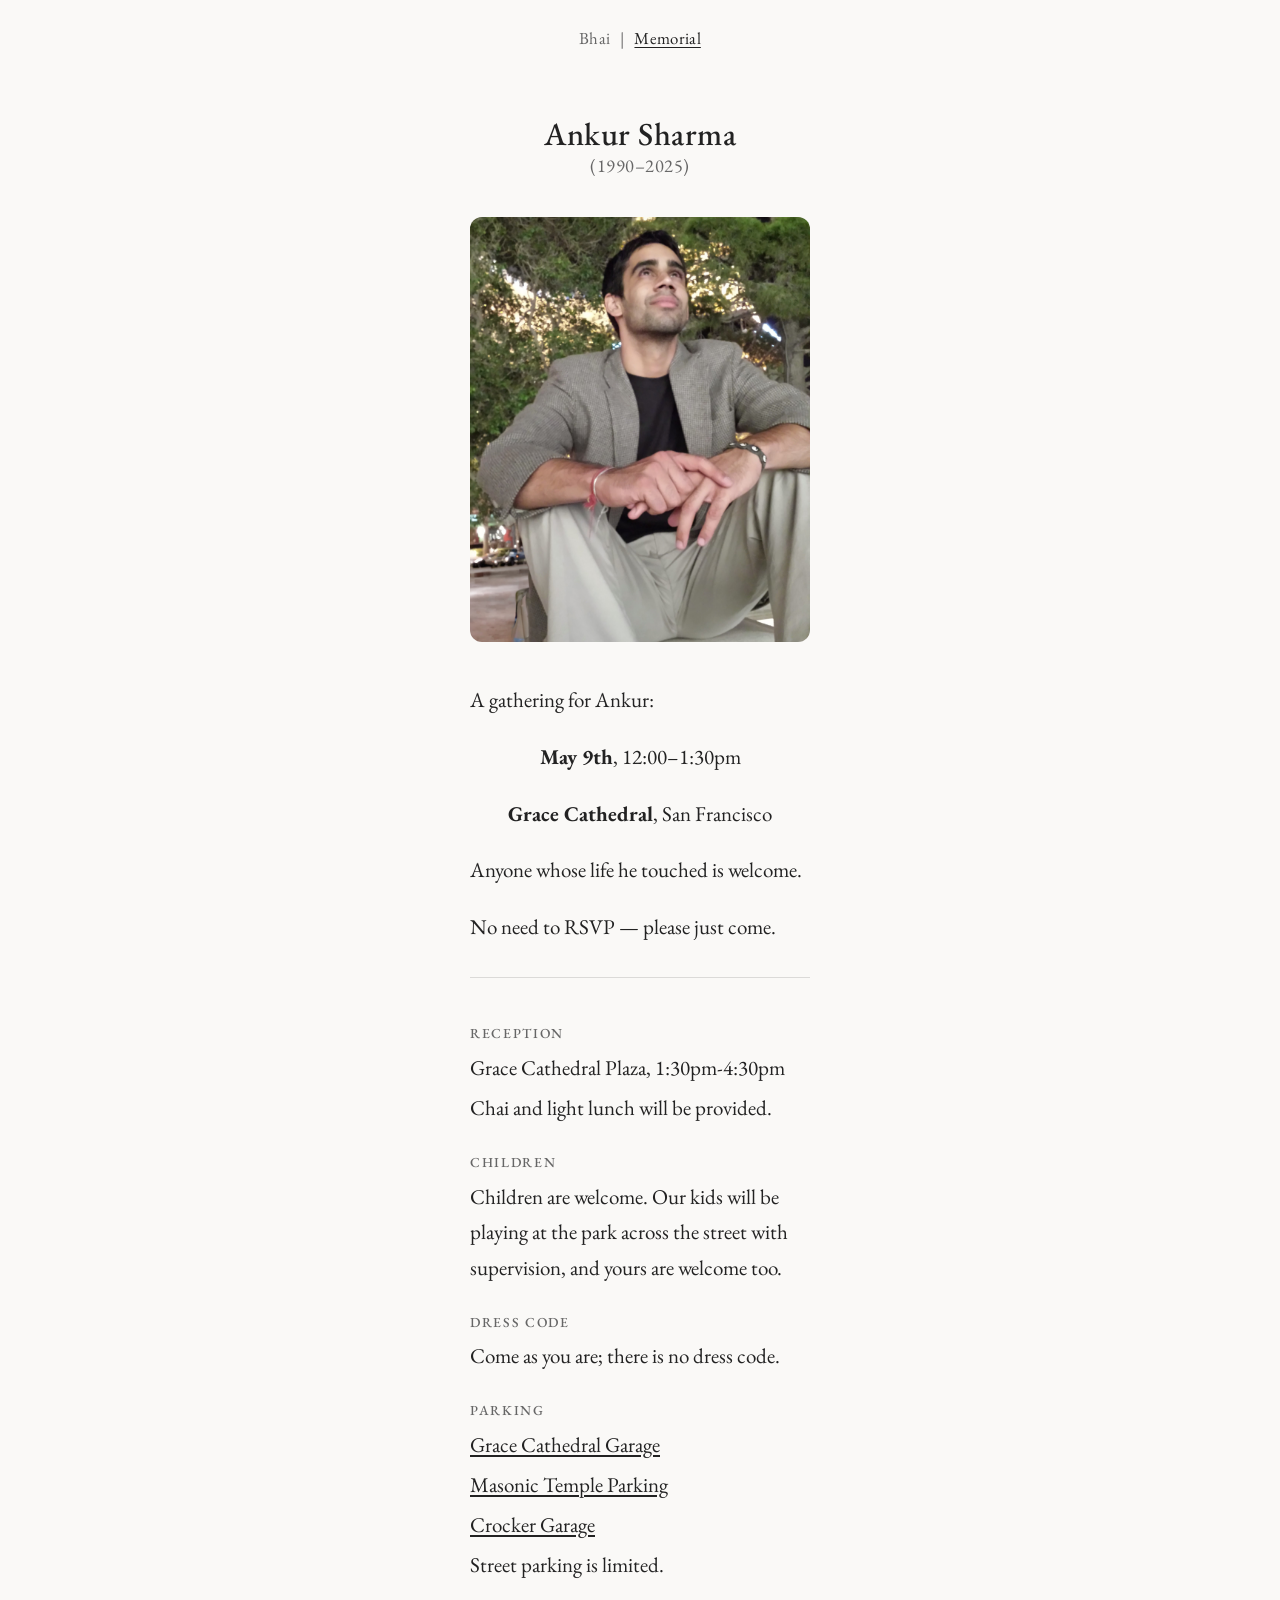
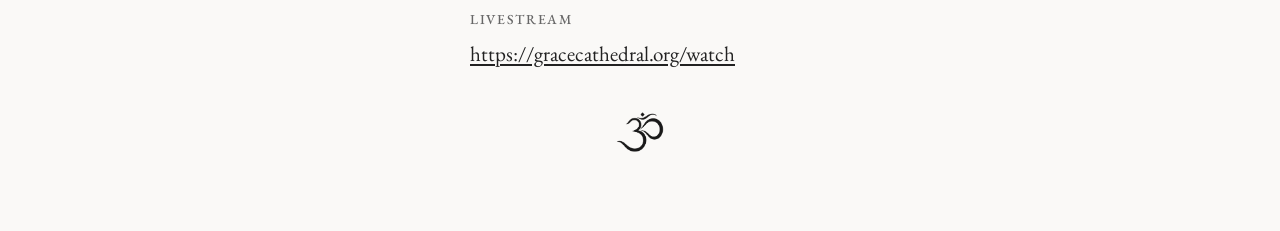
<file: memorial.html>
<!DOCTYPE html>
<html lang="en">
<head>
  <meta charset="UTF-8" />
  <title>Memorial | Ankur Sharma</title>
  <meta name="viewport" content="width=device-width, initial-scale=1" />
  <link href="https://fonts.googleapis.com/css2?family=EB+Garamond:wght@400;500&display=swap" rel="stylesheet">
  <link rel="stylesheet" href="style.css?v=3">
</head>
<body class="invite-page">
  <div class="page">
    <nav>
      <a href="index.html#ankur">Bhai</a>
      &nbsp; | &nbsp;
      <a href="memorial.html#ankur" class="active">Memorial</a>
    </nav>

    <main>
      <header>
        <h1 id="ankur">Ankur Sharma</h1>
        <h2 class="subtitle">(1990–2025)</h2>
      </header>

      <section class="photos">
        <div class="photo"><img src="memorial.jpg" alt="Memorial photo for Ankur Sharma"></div>
      </section>

      <section class="memorial-details">
        <p>A gathering for Ankur:</p>

        <p class="memorial-center"><strong>May 9th</strong>, 12:00–1:30pm</p>

        <p class="memorial-center"><strong>Grace Cathedral</strong>, San Francisco</p>

        <p>Anyone whose life he touched is welcome.</p>

        <p>No need to RSVP — please just come.</p>

        <div class="memorial-notes">
          <div class="memorial-note">
            <p class="memorial-label">Reception</p>
            <p>Grace Cathedral Plaza, 1:30pm-4:30pm</p>
            <p>Chai and light lunch will be provided.</p>
          </div>

          <div class="memorial-note">
            <p class="memorial-label">Children</p>
            <p>Children are welcome. Our kids will be playing at the park across the street with supervision, and yours are welcome too.</p>
          </div>

          <div class="memorial-note">
            <p class="memorial-label">Dress Code</p>
            <p>Come as you are; there is no dress code.</p>
          </div>

          <div class="memorial-note">
            <p class="memorial-label">Parking</p>
            <p><a href="https://www.google.com/maps/search/?api=1&query=Grace+Cathedral+Garage%2C+1051+Taylor+St%2C+San+Francisco%2C+CA+94108" target="_blank" rel="noopener noreferrer">Grace Cathedral Garage</a></p>
            <p><a href="https://maps.app.goo.gl/13S8DyRQYp9wwMqn8" target="_blank" rel="noopener noreferrer">Masonic Temple Parking</a></p>
            <p><a href="https://www.google.com/maps/search/?api=1&query=Crocker+Garage%2C+1045+California+St%2C+San+Francisco%2C+CA+94108" target="_blank" rel="noopener noreferrer">Crocker Garage</a></p>
            <p>Street parking is limited.</p>
          </div>

          <div class="memorial-note">
            <p class="memorial-label">Livestream</p>
            <p><a href="https://gracecathedral.org/watch" target="_blank" rel="noopener noreferrer">https://gracecathedral.org/watch</a></p>
          </div>
        </div>
      </section>
    </main>

    <footer>
      <img src="om.png" alt="Om">
    </footer>
  </div>
  <script>
    if (!location.hash) {
      var anchor = document.getElementById("ankur");
      if (anchor) {
        anchor.scrollIntoView();
      }
    }
  </script>
</body>
</html>
</file>
<file: style.css>
:root {
  --bg: #faf9f7;
  --text: #222222;
  --muted: #666666;
  --max-width: 720px;
}

* { box-sizing: border-box; }

body {
  margin: 0;
  padding: 0;
  font-family: "EB Garamond", serif;
  background: var(--bg);
  color: var(--text);
  line-height: 1.68;
  font-size: 21px;
  -webkit-font-smoothing: antialiased;
}

.page {
  min-height: 100vh;
  display: flex;
  flex-direction: column;
}

nav {
  text-align: center;
  padding: 1.5rem 1.25rem 0.5rem;
  font-size: 1.05rem;
  color: var(--muted);
  letter-spacing: 0.3px;
}

nav a {
  color: inherit;
  text-decoration: none;
}

nav a:hover {
  text-decoration: underline;
  text-underline-offset: 3px;
}

nav .active {
  color: var(--text);
  text-decoration: underline;
  text-underline-offset: 3px;
}

main {
  max-width: var(--max-width);
  width: 100%;
  margin: 2rem auto 3.5rem auto;
  padding: 0 1.25rem;
}

@media (min-width: 768px) {
  main { margin-top: 3rem; }
}

header {
  margin-bottom: 2.25rem;
  text-align: center;
}

header h1 {
  margin: 0 0 0.5rem 0;
  font-weight: 500;
  font-size: 2rem;
  letter-spacing: 0.5px;
}

header .subtitle {
  margin: 0;
  margin-top: -1.25rem;
  font-weight: 400;
  font-size: 1.15rem;
  color: var(--muted);
  letter-spacing: 0.5px;
}

.photos {
  display: flex;
  justify-content: center;
  margin: 2.25rem 0 2.75rem;
}

.photos .photo {
  border-radius: 12px;
  overflow: hidden;
  background: #e0e0e0;
  aspect-ratio: 4 / 5;
  max-width: 340px;
  width: 100%;
  display: flex;
  align-items: center;
  justify-content: center;
}

.photo img {
  width: 100%;
  height: 100%;
  object-fit: cover;
  display: block;
}

section { margin-bottom: 1rem; }

section:last-of-type { margin-bottom: -3rem; }

p { margin: 1.35rem 0; }

a {
  color: inherit;
  text-decoration: underline;
  text-underline-offset: 3px;
}

a:hover { text-decoration-thickness: 2px; }

footer {
  padding: 1.5rem 0 4rem;
  text-align: center;
  color: #444;
}

footer img {
  width: 48px;
  height: auto;
  opacity: 0.9;
}

.invite-page main {
  text-align: center;
}

.invite-page section {
  text-align: left;
}

.memorial-details {
  max-width: 340px;
  width: 100%;
  margin: 0 auto;
}

.memorial-center {
  text-align: center;
}

.memorial-notes {
  margin-top: 2rem;
  padding-top: 1.2rem;
  border-top: 1px solid rgba(34, 34, 34, 0.14);
}

.memorial-note {
  margin: 1.6rem 0 0;
}

.memorial-note p {
  margin: 0.3rem 0;
}

.memorial-label {
  margin-bottom: 0.5rem;
  font-size: 0.86rem;
  font-weight: 500;
  letter-spacing: 0.12em;
  text-transform: uppercase;
  color: var(--muted);
}

.invite-page .photos {
  margin: 1.75rem 0 2.5rem;
}

.invite {
  max-width: 620px;
  margin: 0 auto;
}

.invite p {
  margin: 1.2rem 0;
  font-size: 1.25rem;
}

.invite .lead {
  font-size: 1.5rem;
}
</file>
